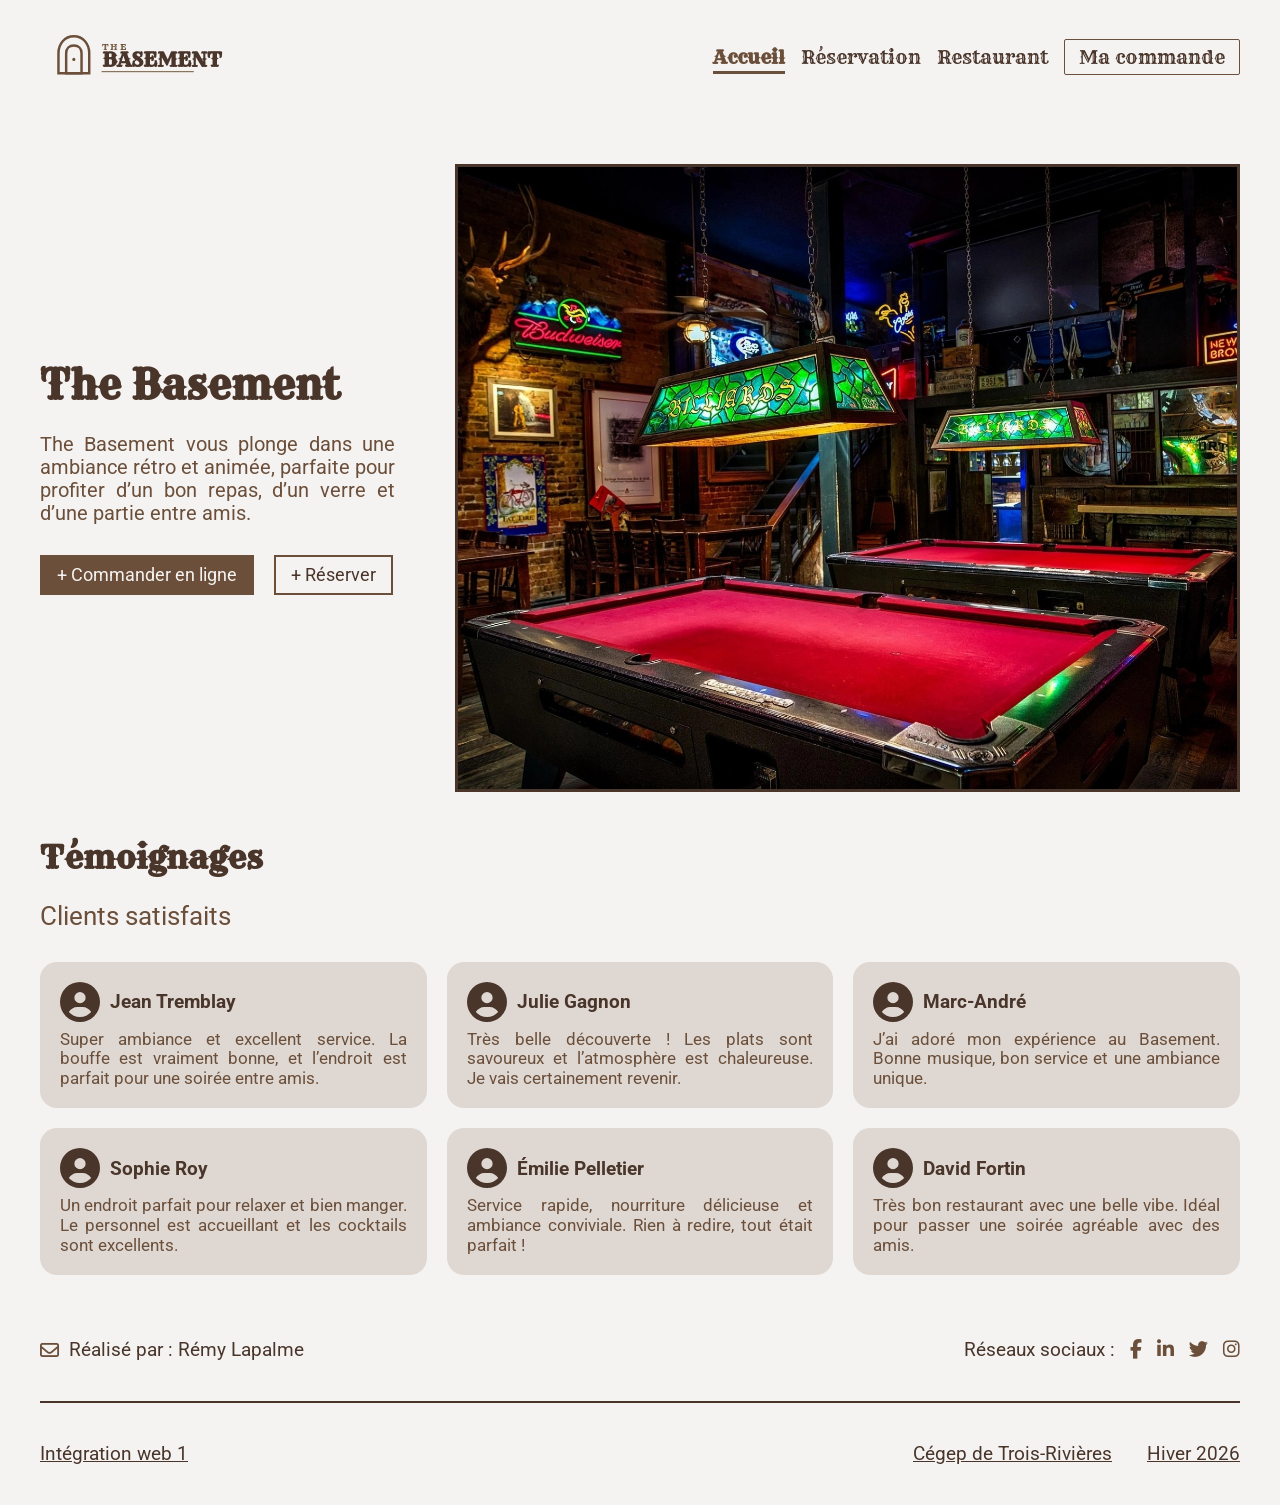
<file: index.html>
<!doctype html>
<html lang="fr-ca">

<head>
    <meta charset="UTF-8">
    <meta name="viewport" content="width=device-width, initial-scale=1.0">
    <meta name="author" content="Rémy Lapalme">
    <meta name="description" content="The Basement, restaurant chaleureux à Montréal. Ambiance rétro, plats savoureux, cocktails et soirées entre amis. Découvrez notre menu et réservez en ligne !">
    <title>The Basement | Restaurant chaleureux à Montréal</title>
    <link rel="stylesheet" href="css/style.css">
    <link rel="stylesheet" href="css/normalize.css">
    <link rel="preconnect" href="https://fonts.gstatic.com" crossorigin>
    <link rel="stylesheet" href="https://cdnjs.cloudflare.com/ajax/libs/font-awesome/6.5.2/css/all.min.css">
    <link href="https://fonts.googleapis.com/css2?family=Roboto:ital,wght@0,100..900;1,100..900&family=Rye&display=swap" rel="stylesheet">
</head>

<body>
    <header>
        <div class="container header-content">
            <a href="index.html" class="logo">
                <svg viewBox="0 0 650 200" xmlns="http://www.w3.org/2000/svg" aria-hidden="true">
                    <rect width="650" height="200" rx="20" class="background" />

                    <g transform="translate(50,40)">
                        <path d="M60 0C30 0 10 25 10 55V120H110V55C110 25 90 0 60 0Z" class="icon" />
                        <path d="M60 30C45 30 35 40 35 55V120H85V55C85 40 75 30 60 30Z" class="icon" />
                        <circle cx="60" cy="75" r="5" class="icon-fill" />
                    </g>

                    <text x="200" y="85" class="text-small">THE</text>
                    <text x="200" y="140" class="text-big">BASEMENT</text>

                    <line x1="200" y1="155" x2="500" y2="155" class="line" />
                </svg>
            </a>
            <nav>
                <ul class="nav">
                    <li><a href="index.html" class="active">Accueil</a></li>
                    <li><a href="reservation.html">Réservation</a></li>
                    <li><a href="restaurant.html">Restaurant</a></li>
                    <li><a href="ma-commande.html" class="nav-btn">Ma commande</a></li>
                </ul>
            </nav>

            <button class="menu-mobile" aria-label="Ouvrir le menu">
                <span></span>
                <span></span>
                <span></span>
            </button>

        </div>
        
    </header>

    <main>
        <section class="banner">

            <div class="container banner-content">

                <div class="banner-text">
                    <h1>The Basement</h1>
                    <p>The Basement vous plonge dans une ambiance rétro et animée, parfaite pour profiter d’un bon
                        repas, d’un verre et d’une partie entre amis.</p>
                    <div class="banner-actions">
                        <a href="ma-commande.html" class="btn btn-order-online">+ Commander en ligne</a>
                        <a href="reservation.html" class="btn btn-book">+ Réserver</a>
                    </div>
                </div>

                <div class="banner-image"></div>

            </div>

        </section>
        <section class="container  testimonials">
            <h2>Témoignages</h2>
            <p class="subtitle">Clients satisfaits</p>

            <div class="testimonials-list">

                <article class="testimonial">
                    <div class="testimonial-header">
                        <svg class="testimonial-icon" xmlns="http://www.w3.org/2000/svg" viewBox="0 0 512 512">
                            <path
                                d="M399 384.2C376.9 345.8 335.4 320 288 320l-64 0c-47.4 0-88.9 25.8-111 64.2 35.2 39.2 86.2 63.8 143 63.8s107.8-24.7 143-63.8zM0 256a256 256 0 1 1 512 0 256 256 0 1 1 -512 0zm256 16a72 72 0 1 0 0-144 72 72 0 1 0 0 144z" />
                        </svg>
                        <p class="testimonial-name">Jean Tremblay</p>
                    </div>

                    <p class="testimonial-text">
                        Super ambiance et excellent service. La bouffe est vraiment bonne, et l’endroit est parfait pour
                        une soirée entre amis.
                    </p>
                </article>

                <article class="testimonial">
                    <div class="testimonial-header">
                        <svg class="testimonial-icon" xmlns="http://www.w3.org/2000/svg" viewBox="0 0 512 512">
                            <path
                                d="M399 384.2C376.9 345.8 335.4 320 288 320l-64 0c-47.4 0-88.9 25.8-111 64.2 35.2 39.2 86.2 63.8 143 63.8s107.8-24.7 143-63.8zM0 256a256 256 0 1 1 512 0 256 256 0 1 1 -512 0zm256 16a72 72 0 1 0 0-144 72 72 0 1 0 0 144z" />
                        </svg>
                        <p class="testimonial-name">Julie Gagnon</p>
                    </div>

                    <p class="testimonial-text">
                        Très belle découverte ! Les plats sont savoureux et l’atmosphère est chaleureuse. Je vais
                        certainement revenir.
                    </p>
                </article>

                <article class="testimonial">
                    <div class="testimonial-header">
                        <svg class="testimonial-icon" xmlns="http://www.w3.org/2000/svg" viewBox="0 0 512 512">
                            <path
                                d="M399 384.2C376.9 345.8 335.4 320 288 320l-64 0c-47.4 0-88.9 25.8-111 64.2 35.2 39.2 86.2 63.8 143 63.8s107.8-24.7 143-63.8zM0 256a256 256 0 1 1 512 0 256 256 0 1 1 -512 0zm256 16a72 72 0 1 0 0-144 72 72 0 1 0 0 144z" />
                        </svg>
                        <p class="testimonial-name">Marc-André</p>
                    </div>

                    <p class="testimonial-text">
                        J’ai adoré mon expérience au Basement. Bonne musique, bon service et une ambiance unique.
                    </p>
                </article>

                <article class="testimonial">
                    <div class="testimonial-header">
                        <svg class="testimonial-icon" xmlns="http://www.w3.org/2000/svg" viewBox="0 0 512 512">
                            <path
                                d="M399 384.2C376.9 345.8 335.4 320 288 320l-64 0c-47.4 0-88.9 25.8-111 64.2 35.2 39.2 86.2 63.8 143 63.8s107.8-24.7 143-63.8zM0 256a256 256 0 1 1 512 0 256 256 0 1 1 -512 0zm256 16a72 72 0 1 0 0-144 72 72 0 1 0 0 144z" />
                        </svg>
                        <p class="testimonial-name">Sophie Roy</p>
                    </div>

                    <p class="testimonial-text">
                        Un endroit parfait pour relaxer et bien manger. Le personnel est accueillant et les cocktails
                        sont excellents.
                    </p>
                </article>

                <article class="testimonial">
                    <div class="testimonial-header">
                        <svg class="testimonial-icon" xmlns="http://www.w3.org/2000/svg" viewBox="0 0 512 512">
                            <path
                                d="M399 384.2C376.9 345.8 335.4 320 288 320l-64 0c-47.4 0-88.9 25.8-111 64.2 35.2 39.2 86.2 63.8 143 63.8s107.8-24.7 143-63.8zM0 256a256 256 0 1 1 512 0 256 256 0 1 1 -512 0zm256 16a72 72 0 1 0 0-144 72 72 0 1 0 0 144z" />
                        </svg>
                        <p class="testimonial-name">Émilie Pelletier</p>
                    </div>

                    <p class="testimonial-text">
                        Service rapide, nourriture délicieuse et ambiance conviviale. Rien à redire, tout était parfait
                        !
                    </p>
                </article>

                <article class="testimonial">
                    <div class="testimonial-header">
                        <svg class="testimonial-icon" xmlns="http://www.w3.org/2000/svg" viewBox="0 0 512 512">
                            <path
                                d="M399 384.2C376.9 345.8 335.4 320 288 320l-64 0c-47.4 0-88.9 25.8-111 64.2 35.2 39.2 86.2 63.8 143 63.8s107.8-24.7 143-63.8zM0 256a256 256 0 1 1 512 0 256 256 0 1 1 -512 0zm256 16a72 72 0 1 0 0-144 72 72 0 1 0 0 144z" />
                        </svg>
                        <p class="testimonial-name">David Fortin</p>
                    </div>

                    <p class="testimonial-text">
                        Très bon restaurant avec une belle vibe. Idéal pour passer une soirée agréable avec des amis.
                    </p>
                </article>

            </div>

        </section>
    </main>
    <footer>
        <div class="container">
            <div class="footer-top">
                <div class="footer-author">
                    <i class="fa-regular fa-envelope"></i>
                    <p>Réalisé par : Rémy Lapalme</p>
                </div>

                <div class="footer-social">
                    <p>Réseaux sociaux :</p>

                    <div class="social-icons">
                        <a href="#" aria-label="Facebook"><i class="fa-brands fa-facebook-f" aria-hidden="true"></i></a>
                        <a href="#" aria-label="LinkedIn"><i class="fa-brands fa-linkedin-in" aria-hidden="true"></i></a>
                        <a href="#" aria-label="Twitter"><i class="fa-brands fa-twitter" aria-hidden="true"></i></a>
                        <a href="#" aria-label="Instagram"><i class="fa-brands fa-instagram" aria-hidden="true"></i></a>
                    </div>
                </div>
            </div>

            <hr class="footer-divider">

            <div class="footer-bottom">
                <span>Intégration web 1</span>

                <div class="footer-info">
                    <span>Cégep de Trois-Rivières</span>
                    <span>Hiver 2026</span>
                </div>
            </div>
        </div>
    </footer>


</body>



</html>
</file>
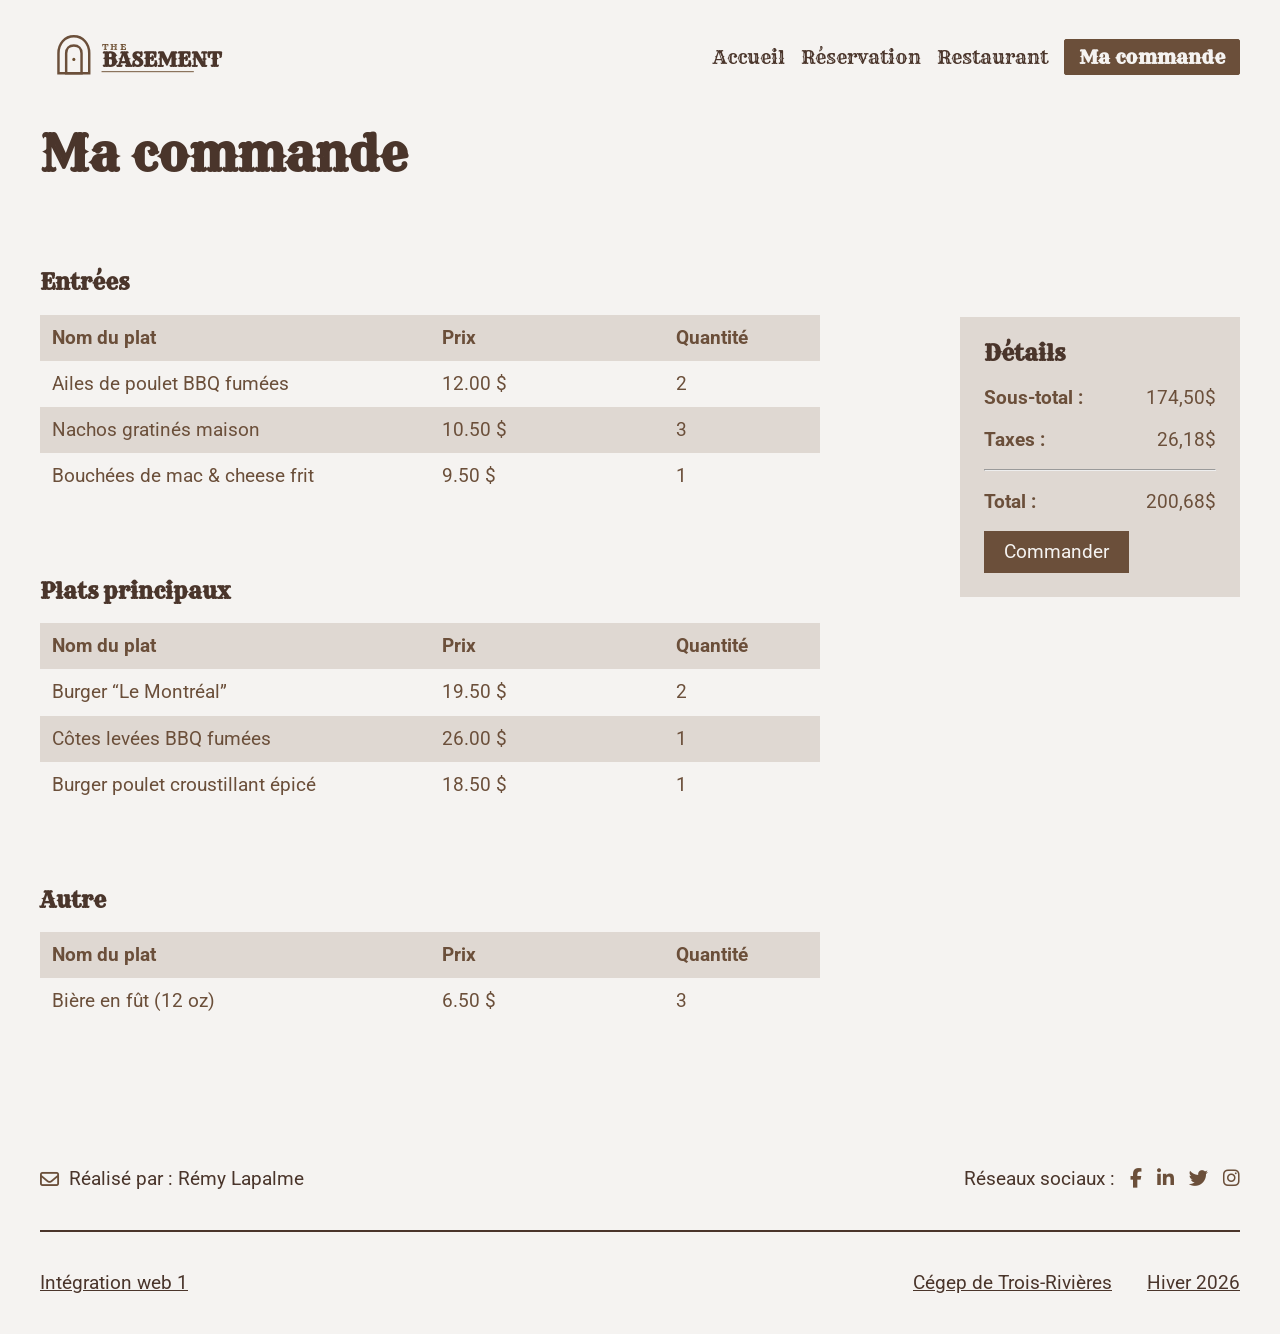
<file: ma-commande.html>
<!doctype html>
<html lang="fr-ca">

<head>
    <meta charset="UTF-8">
    <meta name="viewport" content="width=device-width, initial-scale=1.0">
    <meta name="author" content="Rémy Lapalme">
    <meta name="description" content="Commandez en ligne au restaurant 'The Basement' à Montréal. Découvrez notre menu et profitez d'une expérience conviviale et chaleureuse !">
    <title>The Basement | Commander en ligne</title>
    <link rel="stylesheet" href="css/style.css">
    <link rel="stylesheet" href="css/normalize.css">
    <link rel="preconnect" href="https://fonts.gstatic.com" crossorigin>
    <link rel="stylesheet" href="https://cdnjs.cloudflare.com/ajax/libs/font-awesome/6.5.2/css/all.min.css">
    <link href="https://fonts.googleapis.com/css2?family=Roboto:ital,wght@0,100..900;1,100..900&family=Rye&display=swap" rel="stylesheet">
</head>

<body>
    <header>
        <div class="container header-content">
            <a href="index.html" class="logo">
                <svg viewBox="0 0 650 200" xmlns="http://www.w3.org/2000/svg" aria-hidden="true">
                    <rect width="650" height="200" rx="20" class="background" />

                    <g transform="translate(50,40)">
                        <path d="M60 0C30 0 10 25 10 55V120H110V55C110 25 90 0 60 0Z" class="icon" />
                        <path d="M60 30C45 30 35 40 35 55V120H85V55C85 40 75 30 60 30Z" class="icon" />
                        <circle cx="60" cy="75" r="5" class="icon-fill" />
                    </g>

                    <text x="200" y="85" class="text-small">THE</text>
                    <text x="200" y="140" class="text-big">BASEMENT</text>

                    <line x1="200" y1="155" x2="500" y2="155" class="line" />
                </svg>
            </a>
            <nav>
                <ul class="nav">
                    <li><a href="index.html">Accueil</a></li>
                    <li><a href="reservation.html">Réservation</a></li>
                    <li><a href="restaurant.html">Restaurant</a></li>
                    <li><a href="ma-commande.html" class="nav-btn active">Ma commande</a></li>
                </ul>
            </nav>

            <button class="menu-mobile" aria-label="Ouvrir le menu">
                <span></span>
                <span></span>
                <span></span>
            </button>

        </div>
    </header>


    <main class="container">

        <h1>Ma commande</h1>

        <div class="layout">

            <div class="commande">

                <section>
                    <h2>Entrées</h2>

                    <table>
                        <thead>
                            <tr>
                                <th scope="col">Nom du plat</th>
                                <th scope="col">Prix</th>
                                <th scope="col">Quantité</th>
                            </tr>
                        </thead>

                        <tbody>
                            <tr>
                                <td>Ailes de poulet BBQ fumées</td>
                                <td>12.00 $</td>
                                <td>2</td>
                            </tr>

                            <tr>
                                <td>Nachos gratinés maison</td>
                                <td>10.50 $</td>
                                <td>3</td>
                            </tr>

                            <tr>
                                <td>Bouchées de mac & cheese frit</td>
                                <td>9.50 $</td>
                                <td>1</td>
                            </tr>
                        </tbody>
                    </table>
                </section>

                <section>
                    <h2>Plats principaux</h2>

                    <table>
                        <thead>
                            <tr>
                                <th scope="col">Nom du plat</th>
                                <th scope="col">Prix</th>
                                <th scope="col">Quantité</th>
                            </tr>
                        </thead>

                        <tbody>
                            <tr>
                                <td>Burger “Le Montréal”</td>
                                <td>19.50 $</td>
                                <td>2</td>
                            </tr>

                            <tr>
                                <td>Côtes levées BBQ fumées</td>
                                <td>26.00 $</td>
                                <td>1</td>
                            </tr>

                            <tr>
                                <td>Burger poulet croustillant épicé</td>
                                <td>18.50 $</td>
                                <td>1</td>
                            </tr>
                        </tbody>
                    </table>
                </section>

                <section>
                    <h2>Autre</h2>

                    <table>
                        <thead>
                            <tr>
                                <th scope="col">Nom du plat</th>
                                <th scope="col">Prix</th>
                                <th scope="col">Quantité</th>
                            </tr>
                        </thead>

                        <tbody>
                            <tr>
                                <td>Bière en fût (12 oz)</td>
                                <td>6.50 $</td>
                                <td>3</td>
                            </tr>
                        </tbody>
                    </table>

                </section>

            </div>


            <aside class="aside-details">

                <h2>Détails</h2>

                <p class="aside-cost">
                    <span><strong>Sous-total :</strong></span>
                    <span>174,50$</span>
                </p>

                <p class="aside-cost">
                    <span><strong>Taxes :</strong></span>
                    <span>26,18$</span>
                </p>

                <hr>

                <p class="aside-cost">
                    <span><strong>Total :</strong></span>
                    <span>200,68$</span>
                </p>

                <a href="#" class="btn-pay">Commander</a>

            </aside>

        </div>

    </main>
    <footer>

        <div class="container">

            <div class="footer-top">

                <div class="footer-author">
                    <i class="fa-regular fa-envelope"></i>
                    <p>Réalisé par : Rémy Lapalme</p>
                </div>

                <div class="footer-social">
                    <p>Réseaux sociaux :</p>

                    <div class="social-icons">
                        <a href="#" aria-label="Facebook"><i class="fa-brands fa-facebook-f" aria-hidden="true"></i></a>
                        <a href="#" aria-label="LinkedIn"><i class="fa-brands fa-linkedin-in" aria-hidden="true"></i></a>
                        <a href="#" aria-label="Twitter"><i class="fa-brands fa-twitter" aria-hidden="true"></i></a>
                        <a href="#" aria-label="Instagram"><i class="fa-brands fa-instagram" aria-hidden="true"></i></a>
                    </div>

                </div>

            </div>

            <hr class="footer-divider">

            <div class="footer-bottom">

                <span>Intégration web 1</span>

                <div class="footer-info">
                    <span>Cégep de Trois-Rivières</span>
                    <span>Hiver 2026</span>
                </div>

            </div>

        </div>
    </footer>
</body>

</html>
</file>
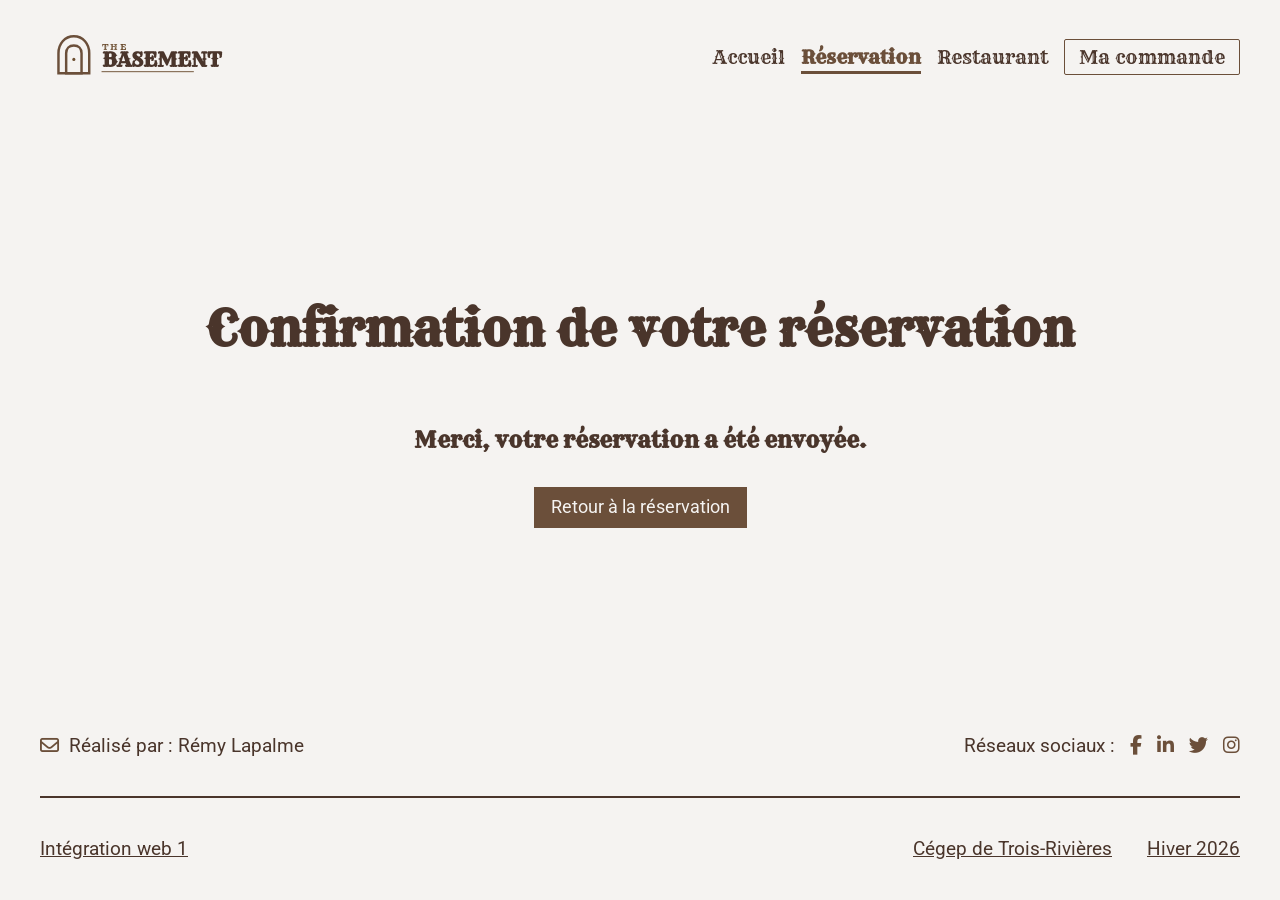
<file: reservation-confirmation.html>
<!doctype html>
<html lang="fr-ca">

<head>
    <meta charset="UTF-8">
    <meta name="viewport" content="width=device-width, initial-scale=1.0">
    <meta name="author" content="Rémy Lapalme">
    <meta name="description" content="Confirmation de réservation au restaurant 'The Basement' à Montréal. Merci pour votre réservation !">
    <title>The Basement | Confirmation de réservation</title>
    <link rel="stylesheet" href="css/style.css">
    <link rel="stylesheet" href="css/normalize.css">
    <link rel="preconnect" href="https://fonts.gstatic.com" crossorigin>
    <link rel="stylesheet" href="https://cdnjs.cloudflare.com/ajax/libs/font-awesome/6.5.2/css/all.min.css">
    <link href="https://fonts.googleapis.com/css2?family=Roboto:ital,wght@0,100..900;1,100..900&family=Rye&display=swap" rel="stylesheet">
</head>

<body>
    <header>
        <div class="container header-content">
            <a href="index.html" class="logo">
                <svg viewBox="0 0 650 200" xmlns="http://www.w3.org/2000/svg" aria-hidden="true">
                    <rect width="650" height="200" rx="20" class="background" />

                    <g transform="translate(50,40)">
                        <path d="M60 0C30 0 10 25 10 55V120H110V55C110 25 90 0 60 0Z" class="icon" />
                        <path d="M60 30C45 30 35 40 35 55V120H85V55C85 40 75 30 60 30Z" class="icon" />
                        <circle cx="60" cy="75" r="5" class="icon-fill" />
                    </g>

                    <text x="200" y="85" class="text-small">THE</text>
                    <text x="200" y="140" class="text-big">BASEMENT</text>

                    <line x1="200" y1="155" x2="500" y2="155" class="line" />
                </svg>
            </a>
            <nav>
                <ul class="nav">
                    <li><a href="index.html">Accueil</a></li>
                    <li><a href="reservation.html" class="active">Réservation</a></li>
                    <li><a href="restaurant.html">Restaurant</a></li>
                    <li><a href="ma-commande.html" class="nav-btn">Ma commande</a></li>
                </ul>
            </nav>

            <button class="menu-mobile" aria-label="Ouvrir le menu">
                <span></span>
                <span></span>
                <span></span>
            </button>

        </div>
    </header>

    <main class="confirmation">
        <section class="container">
            <h1>Confirmation de votre réservation</h1>

            <h2>Merci, votre réservation a été envoyée.</h2>

            <a href="reservation.html" class=" btn btn-order-online">Retour à la réservation</a>

        </section>
    </main>

    <footer>
        <div class="container">
            <div class="footer-top">
                <div class="footer-author">
                    <i class="fa-regular fa-envelope"></i>
                    <p>Réalisé par : Rémy Lapalme</p>
                </div>

                <div class="footer-social">
                    <p>Réseaux sociaux :</p>

                    <div class="social-icons">
                        <a href="#" aria-label="Facebook"><i class="fa-brands fa-facebook-f" aria-hidden="true"></i></a>
                        <a href="#" aria-label="LinkedIn"><i class="fa-brands fa-linkedin-in" aria-hidden="true"></i></a>
                        <a href="#" aria-label="Twitter"><i class="fa-brands fa-twitter" aria-hidden="true"></i></a>
                        <a href="#" aria-label="Instagram"><i class="fa-brands fa-instagram" aria-hidden="true"></i></a>
                    </div>
                </div>
            </div>

            <hr class="footer-divider">

            <div class="footer-bottom">
                <span>Intégration web 1</span>

                <div class="footer-info">
                    <span>Cégep de Trois-Rivières</span>
                    <span>Hiver 2026</span>
                </div>
            </div>
        </div>
    </footer>

</body>

</html>
</file>
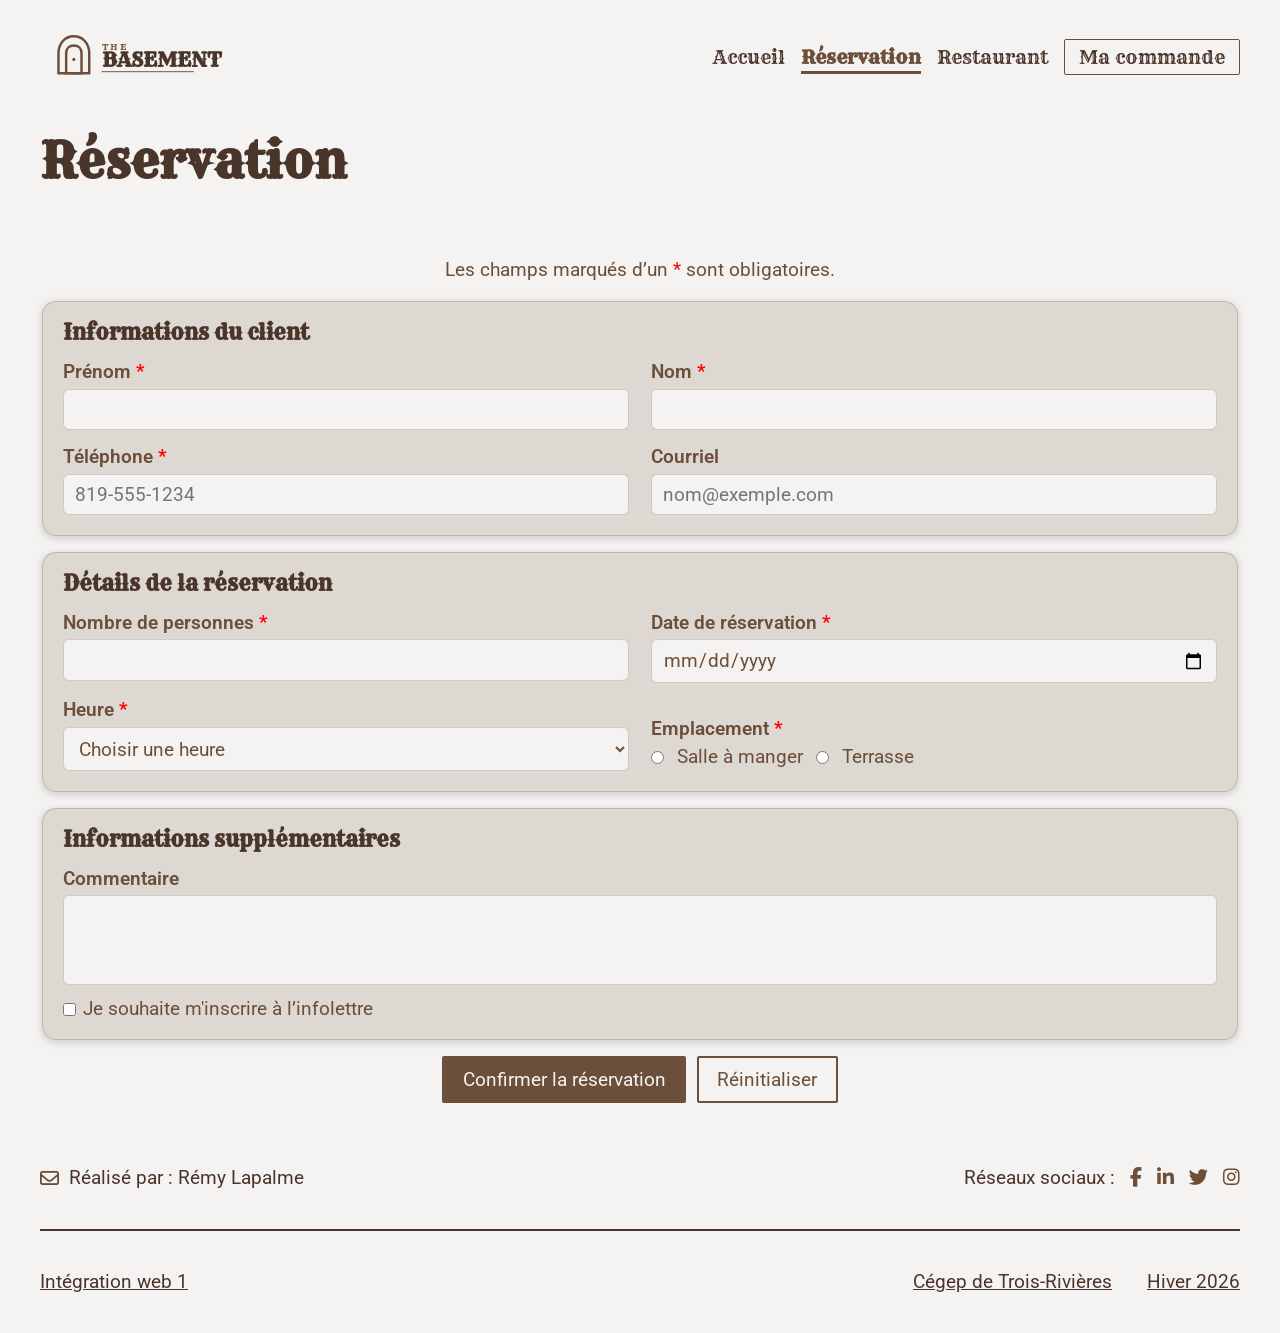
<file: reservation.html>
<!doctype html>
<html lang="fr-ca">

<head>
    <meta charset="UTF-8">
    <meta name="viewport" content="width=device-width, initial-scale=1.0">
    <meta name="author" content="Rémy Lapalme">
    <meta name="description" content="Réservez une table au restaurant 'The Basement' à Montréal. Formulaire de réservation simple et rapide pour une expérience conviviale !">
    <title>The Basement | Réserver une table</title>
    <link rel="stylesheet" href="css/style.css">
    <link rel="stylesheet" href="css/normalize.css">
    <link rel="preconnect" href="https://fonts.gstatic.com" crossorigin>
    <link rel="stylesheet" href="https://cdnjs.cloudflare.com/ajax/libs/font-awesome/6.5.2/css/all.min.css">
    <link href="https://fonts.googleapis.com/css2?family=Roboto:ital,wght@0,100..900;1,100..900&family=Rye&display=swap" rel="stylesheet">
</head>

<body>
    <header>
        <div class="container header-content">
            <a href="index.html" class="logo">
                <svg viewBox="0 0 650 200" xmlns="http://www.w3.org/2000/svg" aria-hidden="true">
                    <rect width="650" height="200" rx="20" class="background" />

                    <g transform="translate(50,40)">
                        <path d="M60 0C30 0 10 25 10 55V120H110V55C110 25 90 0 60 0Z" class="icon" />
                        <path d="M60 30C45 30 35 40 35 55V120H85V55C85 40 75 30 60 30Z" class="icon" />
                        <circle cx="60" cy="75" r="5" class="icon-fill" />
                    </g>

                    <text x="200" y="85" class="text-small">THE</text>
                    <text x="200" y="140" class="text-big">BASEMENT</text>

                    <line x1="200" y1="155" x2="500" y2="155" class="line" />
                </svg>
            </a>
            <nav>
                <ul class="nav">
                    <li><a href="index.html">Accueil</a></li>
                    <li><a href="reservation.html" class="active">Réservation</a></li>
                    <li><a href="restaurant.html">Restaurant</a></li>
                    <li><a href="ma-commande.html" class="nav-btn">Ma commande</a></li>
                </ul>
            </nav>

            <button class="menu-mobile" aria-label="Ouvrir le menu">
                <span></span>
                <span></span>
                <span></span>
            </button>

        </div>
    </header>

    <main>
        <section class="container">
            <h1>Réservation</h1>
            <p class="required-note">Les champs marqués d’un <span class="required-icon">*</span> sont obligatoires.</p>

            <form action="reservation-confirmation.html" method="get" class="reservation-form">
                <fieldset>
                    <legend class="visually-hidden">Informations du client</legend>

                    <h2 class="section-title">Informations du client</h2>

                    <div class="form-grid">
                        <div class="form-group">
                            <label for="prenom">Prénom <span class="required-icon">*</span></label>
                            <input type="text" id="prenom" name="prenom" required>
                        </div>

                        <div class="form-group">
                            <label for="nom">Nom <span class="required-icon">*</span></label>
                            <input type="text" id="nom" name="nom" required>
                        </div>

                        <div class="form-group">
                            <label for="telephone">Téléphone <span class="required-icon">*</span></label>
                            <input type="tel" id="telephone" name="telephone" placeholder="819-555-1234" required>
                        </div>

                        <div class="form-group">
                            <label for="courriel">Courriel</label>
                            <input type="email" id="courriel" name="courriel" placeholder="nom@exemple.com">
                        </div>
                    </div>
                </fieldset>

                <fieldset>
                    <legend class="visually-hidden">Détails de la réservation</legend>

                    <h2 class="section-title">Détails de la réservation</h2>

                    <div class="form-grid">
                        <div class="form-group">
                            <label for="personnes">Nombre de personnes <span class="required-icon">*</span></label>
                            <input type="number" id="personnes" name="personnes" min="1" required>
                        </div>

                        <div class="form-group">
                            <label for="date">Date de réservation <span class="required-icon">*</span></label>
                            <input type="date" id="date" name="date" min="2026-03-21" max="2027-12-31" required>
                        </div>

                        <div class="form-group">
                            <label for="heure">Heure <span class="required-icon">*</span></label>
                            <select id="heure" name="heure" required>
                                <option value="">Choisir une heure</option>
                                <option>12:00</option>
                                <option>12:30</option>
                                <option>13:00</option>
                                <option>13:30</option>
                                <option>17:00</option>
                                <option>17:30</option>
                                <option>18:00</option>
                                <option>18:30</option>
                                <option>19:00</option>
                                <option>19:30</option>
                                <option>20:00</option>
                                <option>20:30</option>
                                <option>21:00</option>
                            </select>
                        </div>

                        <div class="form-group">
                            <p class="field-title">Emplacement <span class="required-icon">*</span></p>
                            <div class="radio-group">
                                <input type="radio" id="salle" name="emplacement" value="salle" required>
                                <label for="salle">Salle à manger</label>

                                <input type="radio" id="terrasse" name="emplacement" value="terrasse">
                                <label for="terrasse">Terrasse</label>
                            </div>
                        </div>
                    </div>
                </fieldset>

                <fieldset>
                    <legend class="visually-hidden">Informations supplémentaires</legend>

                    <h2 class="section-title">Informations supplémentaires</h2>

                    <div class="form-group full-width">
                        <label for="commentaire">Commentaire</label>
                        <textarea id="commentaire" name="commentaire"></textarea>
                    </div>

                    <div class="checkbox-group">
                        <input type="checkbox" id="infolettre" name="infolettre">
                        <label for="infolettre">Je souhaite m'inscrire à l’infolettre</label>
                    </div>
                </fieldset>

                <div class="form-actions">
                    <button type="submit" class=" btn btn-order-online">Confirmer la réservation</button>
                    <button type="reset" class="btn ">Réinitialiser</button>
                </div>
            </form>
        </section>
    </main>

    <footer>

        <div class="container">

            <div class="footer-top">

                <div class="footer-author">
                    <i class="fa-regular fa-envelope"></i>
                    <p>Réalisé par : Rémy Lapalme</p>
                </div>

                <div class="footer-social">
                    <p>Réseaux sociaux :</p>

                    <div class="social-icons">
                        <a href="#" aria-label="Facebook"><i class="fa-brands fa-facebook-f" aria-hidden="true"></i></a>
                        <a href="#" aria-label="LinkedIn"><i class="fa-brands fa-linkedin-in" aria-hidden="true"></i></a>
                        <a href="#" aria-label="Twitter"><i class="fa-brands fa-twitter" aria-hidden="true"></i></a>
                        <a href="#" aria-label="Instagram"><i class="fa-brands fa-instagram" aria-hidden="true"></i></a>
                    </div>

                </div>

            </div>

            <hr class="footer-divider">

            <div class="footer-bottom">

                <span>Intégration web 1</span>

                <div class="footer-info">
                    <span>Cégep de Trois-Rivières</span>
                    <span>Hiver 2026</span>
                </div>

            </div>

        </div>
    </footer>
</body>

</html>
</file>
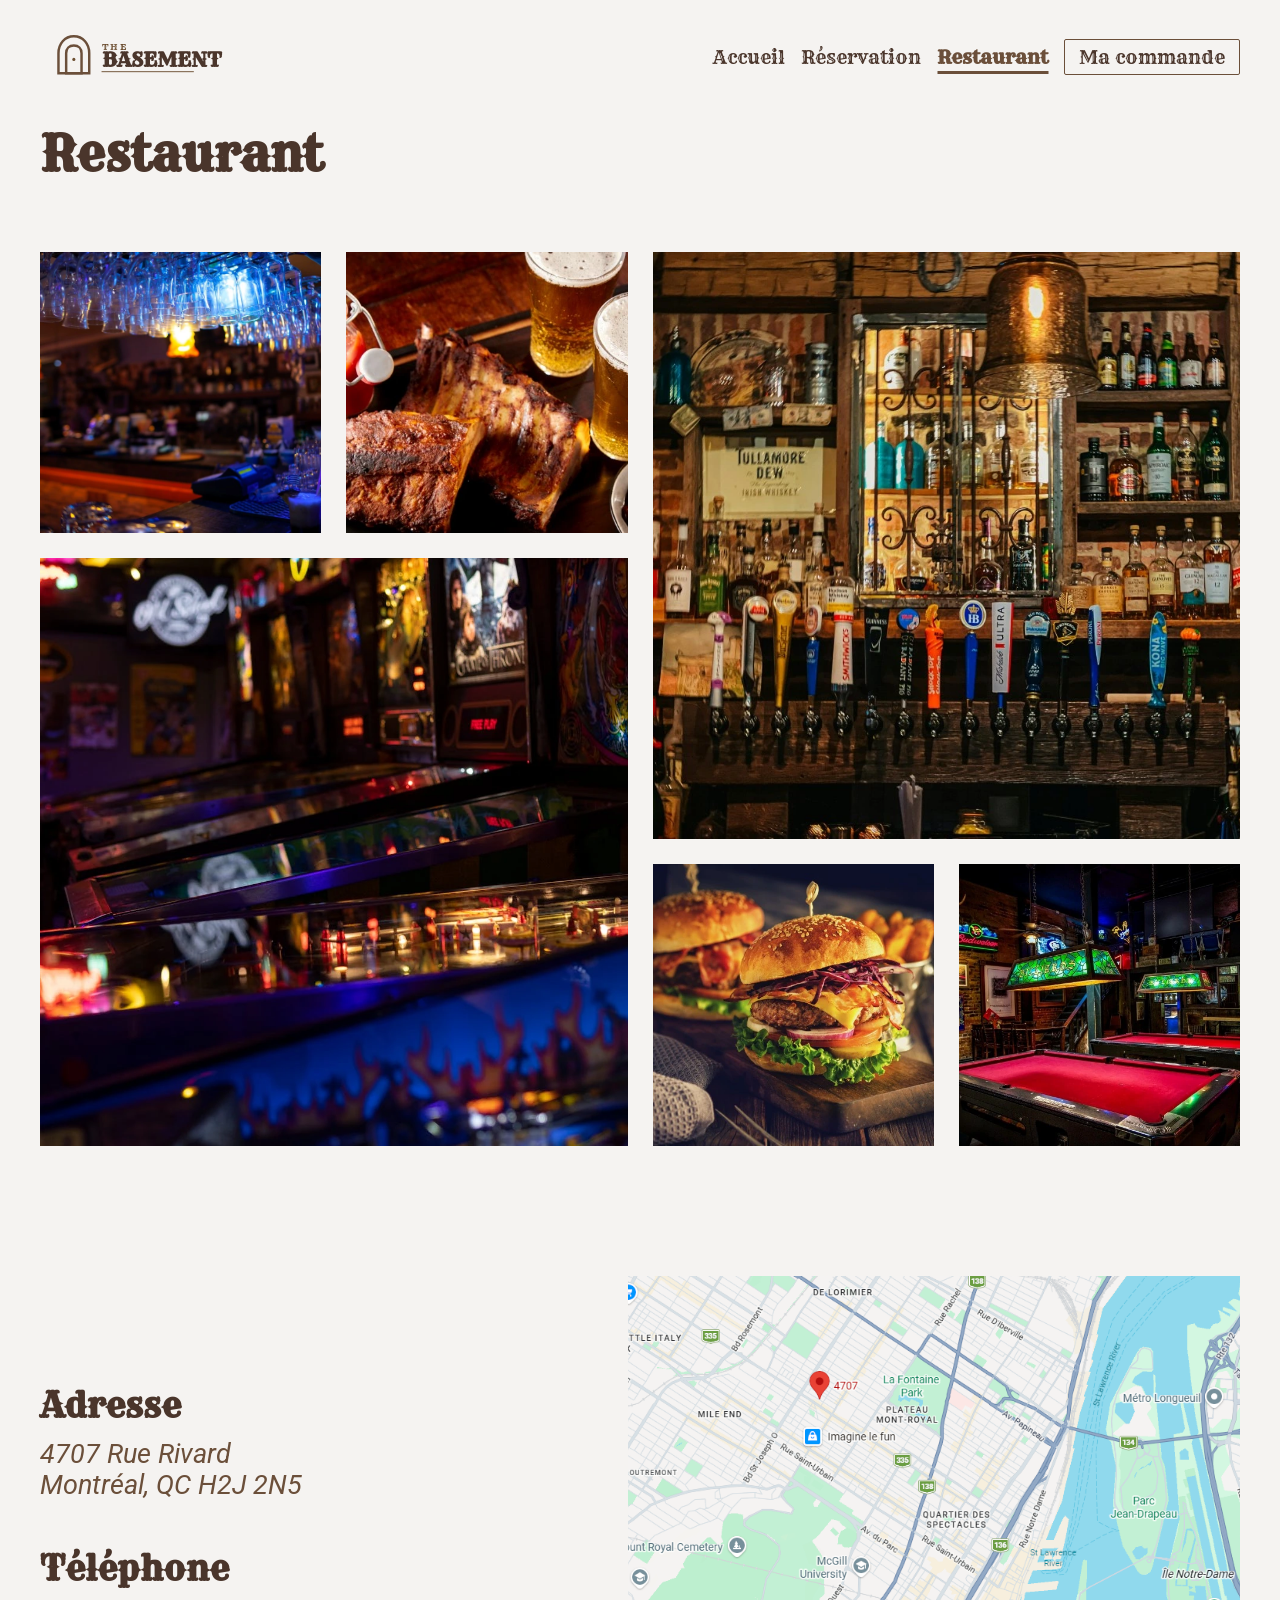
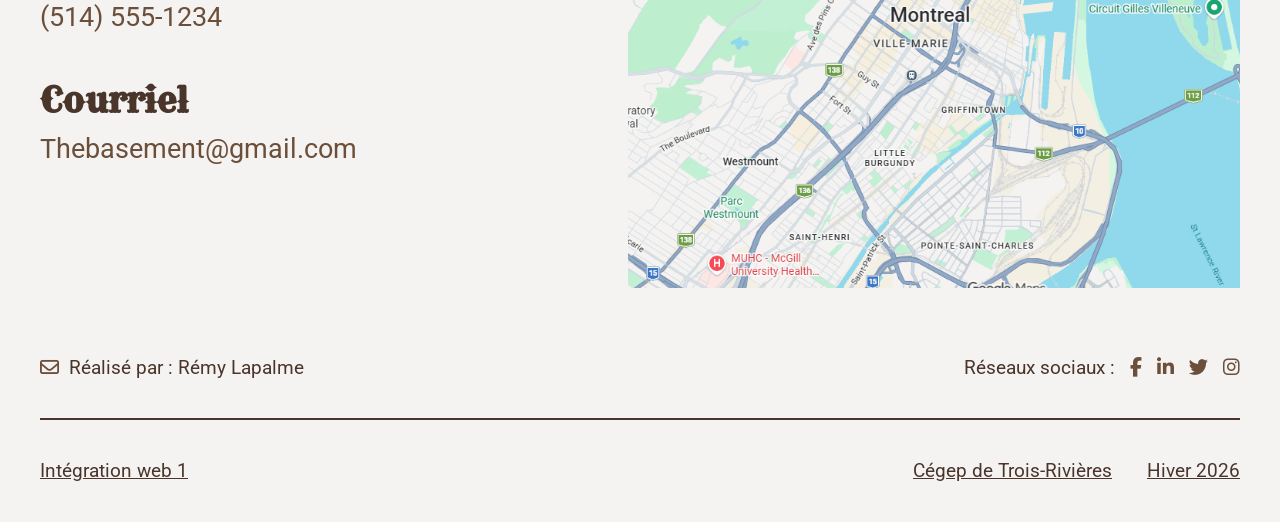
<file: restaurant.html>
<!doctype html>
<html lang="fr-ca">

<head>
    <meta charset="UTF-8">
    <meta name="viewport" content="width=device-width, initial-scale=1.0">
    <meta name="author" content="Rémy Lapalme">
    <meta name="description" content="Informations, adresse et contact du restaurant 'The Basement' à Montréal. Découvrez notre ambiance, notre carte et comment nous rejoindre !">
    <title>The Basement | Informations et emplacement du restaurant</title>
    <link rel="stylesheet" href="css/style.css">
    <link rel="stylesheet" href="css/normalize.css">
    <link rel="preconnect" href="https://fonts.gstatic.com" crossorigin>
    <link rel="stylesheet" href="https://cdnjs.cloudflare.com/ajax/libs/font-awesome/6.5.2/css/all.min.css">
    <link href="https://fonts.googleapis.com/css2?family=Roboto:ital,wght@0,100..900;1,100..900&family=Rye&display=swap" rel="stylesheet">
</head>

<body>
    <header>
        <div class="container header-content">
            <a href="index.html" class="logo">
                <svg viewBox="0 0 650 200" xmlns="http://www.w3.org/2000/svg" aria-hidden="true">
                    <rect width="650" height="200" rx="20" class="background" />

                    <g transform="translate(50,40)">
                        <path d="M60 0C30 0 10 25 10 55V120H110V55C110 25 90 0 60 0Z" class="icon" />
                        <path d="M60 30C45 30 35 40 35 55V120H85V55C85 40 75 30 60 30Z" class="icon" />
                        <circle cx="60" cy="75" r="5" class="icon-fill" />
                    </g>

                    <text x="200" y="85" class="text-small">THE</text>
                    <text x="200" y="140" class="text-big">BASEMENT</text>

                    <line x1="200" y1="155" x2="500" y2="155" class="line" />
                </svg>
            </a>
            <nav>
                <ul class="nav">
                    <li><a href="index.html">Accueil</a></li>
                    <li><a href="reservation.html">Réservation</a></li>
                    <li><a href="restaurant.html" class="active">Restaurant</a></li>
                    <li><a href="ma-commande.html" class="nav-btn">Ma commande</a></li>
                </ul>
            </nav>

            <button class="menu-mobile" aria-label="Ouvrir le menu">
                <span></span>
                <span></span>
                <span></span>
            </button>

        </div>
    </header>

    <main class="container">

        <h1>Restaurant</h1>

        <section class="restaurant-grid">

            <img src="img/bar-counter.webp" alt="Comptoir du bar du restaurant" class="grid-img grid-img-top-left">

            <img src="img/ribs.webp" alt="Assiette de côtes levées BBQ" class="grid-img grid-img-top-middle">

            <img src="img/pub.webp" alt="Distributeurs à bière en fût" class="grid-img grid-img-large-right">

            <img src="img/arcade.webp" alt="Jeux d'arcade dans le restaurant" class="grid-img grid-img-large-left">

            <img src="img/burger.webp" alt="Burger gourmet servi avec accompagnement" class="grid-img grid-img-bottom-left">

            <img src="img/pool-table.webp" alt="Table de billard dans la salle" class="grid-img grid-img-bottom-right">

        </section>

        <section class="restaurant-info">

            <div class="restaurant-details address-link">
                
                <div>
                    <h2>Adresse</h2>
                    <address>
                        <a href="https://maps.app.goo.gl/p9drwtm2K1qtYPzQ6" target="_blank" rel="noopener noreferrer">4707 Rue Rivard <br> Montréal, QC H2J 2N5</a> 
                    </address>
                </div>
                
                <div>
                    <h2>Téléphone</h2>
                    <p>
                        <a href="tel:+15145551234" rel="noopener noreferrer">(514) 555-1234</a>
                    </p>
                </div>
                
                <div>
                    <h2>Courriel</h2>
                    <p>
                        <a href="mailto:Thebasement@gmail.com" rel="noopener noreferrer">Thebasement@gmail.com</a>
                    </p>
                </div>
                
            </div>

            <div class="restaurant-map">
                <img src="img/resto-map.png" alt="Carte indiquant l'emplacement du restaurant à Montréal">
            </div>

        </section>

    </main>

    <footer>

        <div class="container">

            <div class="footer-top">

                <div class="footer-author">
                    <i class="fa-regular fa-envelope"></i>
                    <p>Réalisé par : Rémy Lapalme</p>
                </div>

                <div class="footer-social">
                    <p>Réseaux sociaux :</p>

                    <div class="social-icons">
                        <a href="#" aria-label="Facebook"><i class="fa-brands fa-facebook-f" aria-hidden="true"></i></a>
                        <a href="#" aria-label="LinkedIn"><i class="fa-brands fa-linkedin-in" aria-hidden="true"></i></a>
                        <a href="#" aria-label="Twitter"><i class="fa-brands fa-twitter" aria-hidden="true"></i></a>
                        <a href="#" aria-label="Instagram"><i class="fa-brands fa-instagram" aria-hidden="true"></i></a>
                    </div>

                </div>

            </div>

            <hr class="footer-divider">

            <div class="footer-bottom">

                <span>Intégration web 1</span>

                <div class="footer-info">
                    <span>Cégep de Trois-Rivières</span>
                    <span>Hiver 2026</span>
                </div>

            </div>

        </div>
    </footer>
</body>

</html>
</file>
<file: css/style.css>
/* ----------- fonts ------------ */


.rye-regular {
  font-family: "Rye", serif;
  font-weight: normal;
  font-style: normal;
}


/* ------------ General ------------ */


html, body {
  height: 100%;
}

body {
  display: flex;
  flex-direction: column;
  font-size: 1.2rem;
  background-color: #f5f3f1;
  color: #6B4F3A;
  font-family: "Roboto", sans-serif;
  box-sizing: border-box;
  overflow-x: hidden
}

main {
  flex: 1;
}

h1 {
  font-size: 3rem;
  margin-bottom: 70px;
  color: #4a352b;
  font-family: "Rye", serif;
}

h2 {
  font-size: 1.4rem;
  color: #4a352b;
  font-family: "Rye", serif;
}

.container {
  width: min(95%, 1200px);
  margin: 0 auto;
}


/* ----------- Navigation ------------ */


.header-content {
  display: flex;
  align-items: center;
  justify-content: space-between;
  margin-top: 20px;
}

.menu-mobile {
  display: none;
  background: transparent;
  border: none;
  padding: 0.5rem;
  cursor: pointer;
}

.menu-mobile span {
  display: block;
  width: 30px;
  height: 4px;
  margin: 5px 0;
  border-radius: 999px;
  background-color: #4a352b;
}

.nav {
  display: flex;
  flex-shrink: 0;
  list-style: none;
  align-items: center;
  gap: 1rem;

}

.nav a {
  color: #4a352b;
  position: relative;
  display: inline-block;
  text-decoration: none;
  transition: 0.2s ease;
  font-family: "Rye", serif;
}

.nav a::after {
  content: "";
  position: absolute;
  left: 50%;
  bottom: -6px;
  width: 0;
  height: 3px;
  background: #6B4F3A;
  transition: all 0.3s ease;
  transform: translateX(-50%);
}

.nav a:hover,
.nav a:focus-visible,
.nav a.active {
  color: #6B4F3A;
  text-decoration: none;
}

.nav a:hover::after,
.nav a:focus-visible::after,
.nav a.active::after {
  width: 100%;
}

.nav a.active {
  font-weight: 600;
}

.nav-btn {
  display: flex;
  border: 1px solid #6B4F3A;
  padding: 6px 14px;
  border-radius: 2px;
  text-decoration: none;
  transition: 0.3s ease;
}

.nav a.nav-btn::after {
  display: none;
}

.nav a.nav-btn:hover {
  background-color: #6B4F3A;
  color: #f5f3f1;
  text-decoration: none; 
  transform: scale(1.05);
}

.nav a.nav-btn.active {
  background-color: #6B4F3A; 
  color: #f5f3f1;
  border-color: #6B4F3A;
  text-decoration: none;
}


/* ------------ LOGO------------ */


.logo svg {
  width: 200px;
  height: auto;
  display: block;
  display: inline-block;
}

.logo:hover svg {
  transform: scale(1.05);
  transition: 0.3s;
}


.background {
  fill: none;
}


.icon {
  stroke: #6B4F3A;
  stroke-width: 8;
  fill: none;
}

.icon-fill {
  fill: #6C4E31;
}

.text-small {
  fill: #6C4E31;
  font-size: 28px;
  font-family: "Rye", serif;
  letter-spacing: 5px;
}

.text-big {
  fill: #4a352b;
  font-size: 64px;
  font-family: "Rye", serif;
  font-weight: bold;
}

.line {
  stroke: #6C4E31;
  stroke-width: 3;
}

*,
*::before,
*::after {
  box-sizing: border-box;
}


/* ------------ FOOTER ------------ */


/* -- PARTIE HAUT -- */

footer p {
  color: #4a352b;
}


.footer-top {
  display: flex;
  justify-content: space-between;
  align-items: center;
  margin-top: 45px;
}

.footer-author {
  display: flex;
  align-items: center;
  font-style: normal;
  gap: 10px;
}

.footer-social {
  display: flex;
  align-items: center;
  gap: 15px;
}

.social-icons {
  display: flex;
  gap: 15px;
}

.social-icons a {
  color: #6B4F3A;
  font-size: 1.2rem;
  text-decoration: none;
  transition: 0.2s ease;
}

.social-icons a:hover {
  transform: scale(1.05);
}

/* - Ligne separation - */

.footer-divider {
  border: none;
  height: 2px;
  background-color: #4a352b;
  margin: 20px 0;
}

/* - PARTIE BAS - */

.footer-bottom {
  display: flex;
  justify-content: space-between;
  align-items: center;
  padding-top: 20px;
  margin-bottom: 40px;
}

.footer-bottom a,
.footer-bottom span {
  color: #4a352b;
  text-decoration: underline;
}

.footer-info {
  display: flex;
  gap: 35px;
}


/* -------- PAGE ACCEUIL BANNIERE-------- */

.banner{
padding-top:70px;
padding-bottom: 20px;
}

.banner-content{
display:flex;
align-items:center;
justify-content:space-between;
gap:60px;
}

/* image */

.banner-media{
flex:1;
}

.banner-image{
  width:100%;
  aspect-ratio:5 / 4;
  border:3px solid #4a352b;
  background-image: url("../img/resto-banner.webp");
  background-size: cover;
  background-position: center;
  background-repeat: no-repeat;
}


/* texte */

.banner-text{
  max-width:355px;
  text-align: justify;
}

.banner-text h1{
  font-size: 2.5rem;
  margin: 0;
  padding: 0;
}

.banner-text p{
  font-size:20px;
  color:#6B4F3A;
  margin-top: 25px;
  margin-bottom: 30px;
}

/* boutons */

.banner-actions{
  display: flex;
  flex-wrap: wrap;
  gap: 20px;

}

.btn{
  text-decoration:none;
  padding:8px 15px;
  border:2px solid #6B4F3A;
  font-size:18px;
}

.btn:hover {
  background-color: #6B4F3A;
  color: #f5f3f1;
  text-decoration: none;
  transition: 0.3s ease;
  transform: scale(1.05);
}

.btn-order-online{
background-color: #6B4F3A;
color:#f5f3f1;
}

.btn-book{
background:#f5f3f1;
color:#4a352b;
}


/* -------- PAGE ACCEUIL TÉMOIGNAGES-------- */


.subtitle{
  color:#6B4F3A;
  font-size: 1.6rem;
  margin-bottom:30px;
}

.testimonials-list{
  display:flex;
  flex-wrap:wrap;
  gap:20px;
}

.testimonials h2 {
  font-size: 2rem;
}

.testimonial {
  background: #6c4e3129;
  padding: 20px;
  border-radius: 17px;
  flex: 1 1 calc(33.333% - 20px);
  display: flex;
  flex-direction: column;
}

.testimonial-header{
  display:flex;
  align-items:center;
  gap:10px;
  margin-bottom: 8px;
}

.testimonial-name{
  font-weight:bold;
  color: #4a352b;
  margin: 0;
  line-height: 1.2;
}

.testimonial-text{
  font-size: 17px;
  margin: 0px;
  text-align: justify;
  text-justify: inter-word;
}

.testimonial-img{
  width:40px;
  height:40px;
  border-radius:50%;
  object-fit:cover;
}

.testimonial-icon{
width:40px;
height:40px;
fill:#4a352b;
}


/* ----------- PAGE RESERVATION ----------- */


.reservation-form {
  
  margin: 0 auto;
}

.required-note {
  text-align: center;
}

.required-icon {
  color:red;
}

.visually-hidden {
  position: absolute;
  width: 1px;
  height: 1px;
  padding: 0;
  margin: -1px;
  overflow: hidden;
  clip: rect(0, 0, 0, 0);
  white-space: nowrap;
  border: 0;
}

.section-title {
  margin: 0 0 1rem 0;
  font-size: 1.3rem;
  font-weight: 700;
  color: #4a352b;
}


.reservation-form fieldset {
  border: 1px solid #6b4f3a41;
  border-radius: 14px;
  padding: 1.2rem 1.25rem 1.2rem;
  margin-bottom: 1rem;
  background-color: #6c4e3129;
  box-shadow: 0 2px 8px rgba(0, 0, 0, 0.176);
}

.form-grid {
  display: grid;
  grid-template-columns: 1fr 1fr;
  gap: 1rem 1.4rem;
}

.form-group {
  display: flex;
  flex-direction: column;
}

.reservation-form label,
.field-title {
  margin-bottom: 0.35rem;
  font-weight: 600;
  color: #6B4F3A;
}

.reservation-form input[type="text"],
.reservation-form input[type="tel"],
.reservation-form input[type="email"],
.reservation-form input[type="number"],
.reservation-form input[type="date"],
.reservation-form select,
.reservation-form textarea {
  width: 100%;
  padding: 0.55rem 0.7rem;
  border: 1px solid #6b4f3a41;
  border-radius: 6px;
  background-color: #f5f3f1;
  font: inherit;
  color: #6B4F3A;
  box-sizing: border-box;
}

.reservation-form input:focus,
.reservation-form select:focus,
.reservation-form textarea:focus {
  outline: none;
  border-color: #6B4F3A;
}

.reservation-form textarea {
  min-height: 90px;
  resize: none;
}

.full-width {
  width: 100%;
}

.checkbox-group {
  display: flex;
  align-items: center;
  gap: 0.45rem;
  margin-top: 0.8rem;
}

.checkbox-group input[type="checkbox"] {
  width: auto;
  accent-color: #4a352b;
}

.checkbox-group label {
  margin-bottom: 0;
  font-weight: 400;
}

.radio-group {
  display: flex;
  align-items: center;
  gap: 0.4rem 0.8rem;
  flex-wrap: wrap;
}

.radio-group input[type="radio"] {
  width: auto;
  accent-color: #4a352b;
}

.radio-group label {
  margin-bottom: 0;
  font-weight: 400;
}


.form-actions {
  display: flex;
  gap: 0.7rem;
  justify-content: center;
  margin-top: 0.4rem;
}

.form-actions button {
  padding: 0.65rem 1.15rem;
  border-radius: 2px;
  background-color: #f5f3f1;
  color: #6B4F3A;
  font: inherit;
  cursor: pointer;
  transition: 0.2s ease;
}

.form-actions button[type="submit"] {
  background-color: #6B4F3A;
  color: #f5f3f1;
}

.form-actions button:hover,
.form-actions button:focus-visible {
  transition: 0.3s ease;
  transform: scale(1.05);
}


input[type="radio"]:focus,
input[type="checkbox"]:focus {
  outline: none;
  box-shadow: none;
}

/* --------- PAGE RESERVATION-CONFIRMATION -------- */


.confirmation-return:hover,
.confirmation-return:focus-visible {
  transition: 0.3s ease;
  transform: scale(1.05);
}

.confirmation {
  text-align: center;

}

.confirmation a {
  display: inline-block;
  margin-top: 15px;
}

.confirmation h1 {
  margin-top: 13rem;
}


/* -------- PAGE RESTAURANT-------- */

/* --section grid-- */

.restaurant-grid {
  display: grid;
  grid-template-columns: repeat(4, 1fr);
  gap: 25px;
}

.grid-img {
  width: 100%;
  height: 100%;
  object-fit: cover;
  aspect-ratio: 1 / 1;
  display: block;
}

/* images du haut */

.grid-img-top-left {
  grid-column: 1 / 2;
  grid-row: 1 / 2;
}

.grid-img-top-middle {
  grid-column: 2 / 3;
  grid-row: 1 / 2;
}

/* grande image  */

.grid-img-large-right {
  grid-column: 3 / 5;
  grid-row: 1 / 3;
}

.grid-img-large-left {
  grid-column: 1 / 3;
  grid-row: 2 / 4;
}

/* images du bas */

.grid-img-bottom-left {
  grid-column: 3 / 4;
  grid-row: 3 / 4;
}

.grid-img-bottom-right {
  grid-column: 4 / 5;
  grid-row: 3 / 4;
}

/* --section address-- */

.restaurant-info {
  display: grid;
  grid-template-columns: 0.98fr 1.02fr;
  margin-top: 130px;
  align-items: center;
}

.restaurant-details {
  font-style: normal;
  align-self: center;
}

.restaurant-details h2 {
  margin: 15px 0 15px;
  font-size: 2.1rem;
  
}

.restaurant-details p {
  margin: 0;
}

.restaurant-details a {
  margin: 0 0 32px;
  font-size: 1.7rem;
}

.restaurant-map {
  width: 100%;
}

.address-link a {
  text-decoration: none;
  display: inline-block;
  transition: 0.3s ease;
}

a {
  color: inherit;
  text-decoration: none;
}

.address-link a:hover,
.address-link a:focus-visible {
  color: #6B4F3A;
  text-decoration: none;
  transform: scale(1.05);

}

.restaurant-map img {
  width: 100%;
  aspect-ratio: 1 / 1;
  object-fit: cover;
  min-height: 420px;
}


/* ----------- PAGE MA COMMANDE ---------- */


.layout{
  display:flex;
  align-items: flex-start;
  gap:140px;
}

.commande{
  flex:1;
}

table{
  width:100%;
  border-collapse:collapse;
  margin-bottom: 80px;
}

thead{
  background:#6c4e3129;
}

th,td{
  padding:12px;
  text-align:left;
}

tbody tr:nth-child(even){
  background:#6c4e3129;
}


th:nth-child(1),
td:nth-child(1) {
  width: 50%;
}

th:nth-child(2),
td:nth-child(2) {
  width: 30%;
}

th:nth-child(3),
td:nth-child(3) {
  width: 20%;
}

.aside-details{
  width:280px;
  height: 280px;
  aspect-ratio: 1/1;
  background:#6c4e3129;
  padding:24px;
  margin-top: 65px;
}

.aside-details h2,
.aside-details hr {
  margin: 0px;
}

.aside-details p {
 margin-top: 20px;
 margin-bottom: 18px;
}

.aside-cost {
  display: flex;
  justify-content: space-between;
  align-items: center;
  gap: 20px;
}

.btn-pay{
  display:inline-block;
  color:#f5f3f1;
  padding:10px 20px;
  text-decoration:none;
  background-color: #6B4F3A;
  transition: 0.3s ease;
}

.btn-pay:hover,
.btn-pay:focus-visible {
  transform: scale(1.05);
}


/* ------------ Point Rupture ------------ */


@media screen and (max-width: 1200px) {

  .banner-content {
    gap: 35px;
    justify-content: center
  }

  .banner-text {
    max-width: 525px;
  }

  .banner-image {
    max-width: 500px;
  }

  .testimonial {
    width: calc(50% - 10px);
  }

  .layout {
    gap: 60px;
  }

  .restaurant-grid {
    grid-template-columns: repeat(3, 1fr);
    
    gap: 18px;
  }

 .restaurant-grid img {
  width: 100%;
  height: 260px;
  object-fit: cover;
  border-radius: 6px;
}

  .grid-img-top-left,
  .grid-img-top-middle,
  .grid-img-large-right,
  .grid-img-large-left,
  .grid-img-bottom-left,
  .grid-img-bottom-right {
    grid-column: auto !important;
    grid-row: auto !important;
    width: 100%;
    height: 260px;
    align-items: center;
    object-fit: cover;
  }

  .restaurant-info {
    display: grid;
    grid-template-columns: 1fr 1fr;
    gap: 30px;
    margin-top: 80px;
  }
  
  .restaurant-details {
    margin-left: auto;
    margin-right: auto;
    max-width: 400px; 
  }  

}

@media screen and (max-width: 960px) {


  .nav {
    display: none;
  }

  .menu-mobile {
    display: block;
  }

  .header-content {
    margin-top: 15px;
  }

  .banner-content {
    display: flex;
    flex-direction: column;
    align-items: center; 
    text-align: center;
  }

  .banner-actions {
    display: flex;
    justify-content: center;
    
  }

  .banner-text {
    max-width: 494px;
    order: 1;
  }

  .banner-image {
    align-items: center;
  }

  .banner-text h1 {
    font-size: 2.2rem;
  }

  h1 {
      text-align: center;
      width: 100%;
      margin-left: auto;
      margin-right: auto;
    }

  .layout {
    flex-direction: column;
    align-items: center;
    gap: 30px;
  }

  .aside-details {
    width: 100%;
    height: auto;
    max-width: 480px;
    aspect-ratio: auto;
    margin: 0 auto;
    align-items: center;
  }

 
  .restaurant-grid {
    grid-template-columns: repeat(2, 1fr);
    gap: 16px;
  }

  .grid-img-top-left,
  .grid-img-top-middle,
  .grid-img-large-right,
  .grid-img-large-left,
  .grid-img-bottom-left,
  .grid-img-bottom-right {
    grid-column: auto;
    grid-row: auto;
  }

  .grid-img-large-right,
  .grid-img-large-left {
    grid-column: span 2;
  }

  .restaurant-info {
    grid-template-columns: 1fr 1fr; /* comme desktop */
    gap: 40px; /* un peu moins large */
    align-items: center;
  }

 
  .restaurant-map img {
    min-height: 320px;
  }

  .footer-top,
  .footer-bottom,
  .footer-info {
    flex-direction: column;
    align-items: center;
    text-align: center;
    gap: 15px;
  }

  .form-grid {
    grid-template-columns: 1fr;
  }
}


@media screen and (max-width: 570px) {
  body {
    font-size: 1rem;
  }

  .container {
    width: 92%;
  }

  .logo svg {
    width: 150px;
  }

  h1 {
    font-size: 2rem;
    margin-bottom: 40px;
  }

  h2 {
    font-size: 1.2rem;
  }

  .banner {
    padding-top: 40px;
  }

  .banner-text h1 {
    font-size: 1.9rem;
  }

  .banner-text p {
    font-size: 1rem;
    margin-bottom: 25px;
  }

  .banner-actions {
    flex-direction: column;
    gap: 12px;
  }

  .btn,
  .btn-pay,
  .confirmation-return {
    width: 100%;
    text-align: center;
  }

  .testimonial {
    width: 100%;
  }

  .testimonial-text {
    text-align: left;
    line-height: 1.5;
  }

  .restaurant-grid {
    grid-template-columns: 1fr;
  }

  .grid-img-large-right,
  .grid-img-large-left {
    grid-column: auto;
  }

  .restaurant-details h2 {
    font-size: 1.6rem;
  }

  .restaurant-details a {
    font-size: 1.2rem;
  }

  .restaurant-map img {
    width: 100%;
    aspect-ratio: 1 / 1; 
    object-fit: cover;
  }

  th,
  td {
    padding: 8px;
    font-size: 0.95rem;
  }

  .aside-details {
    max-width: 370px;
  }

  .form-actions {
    flex-direction: column;
  }
}
</file>
